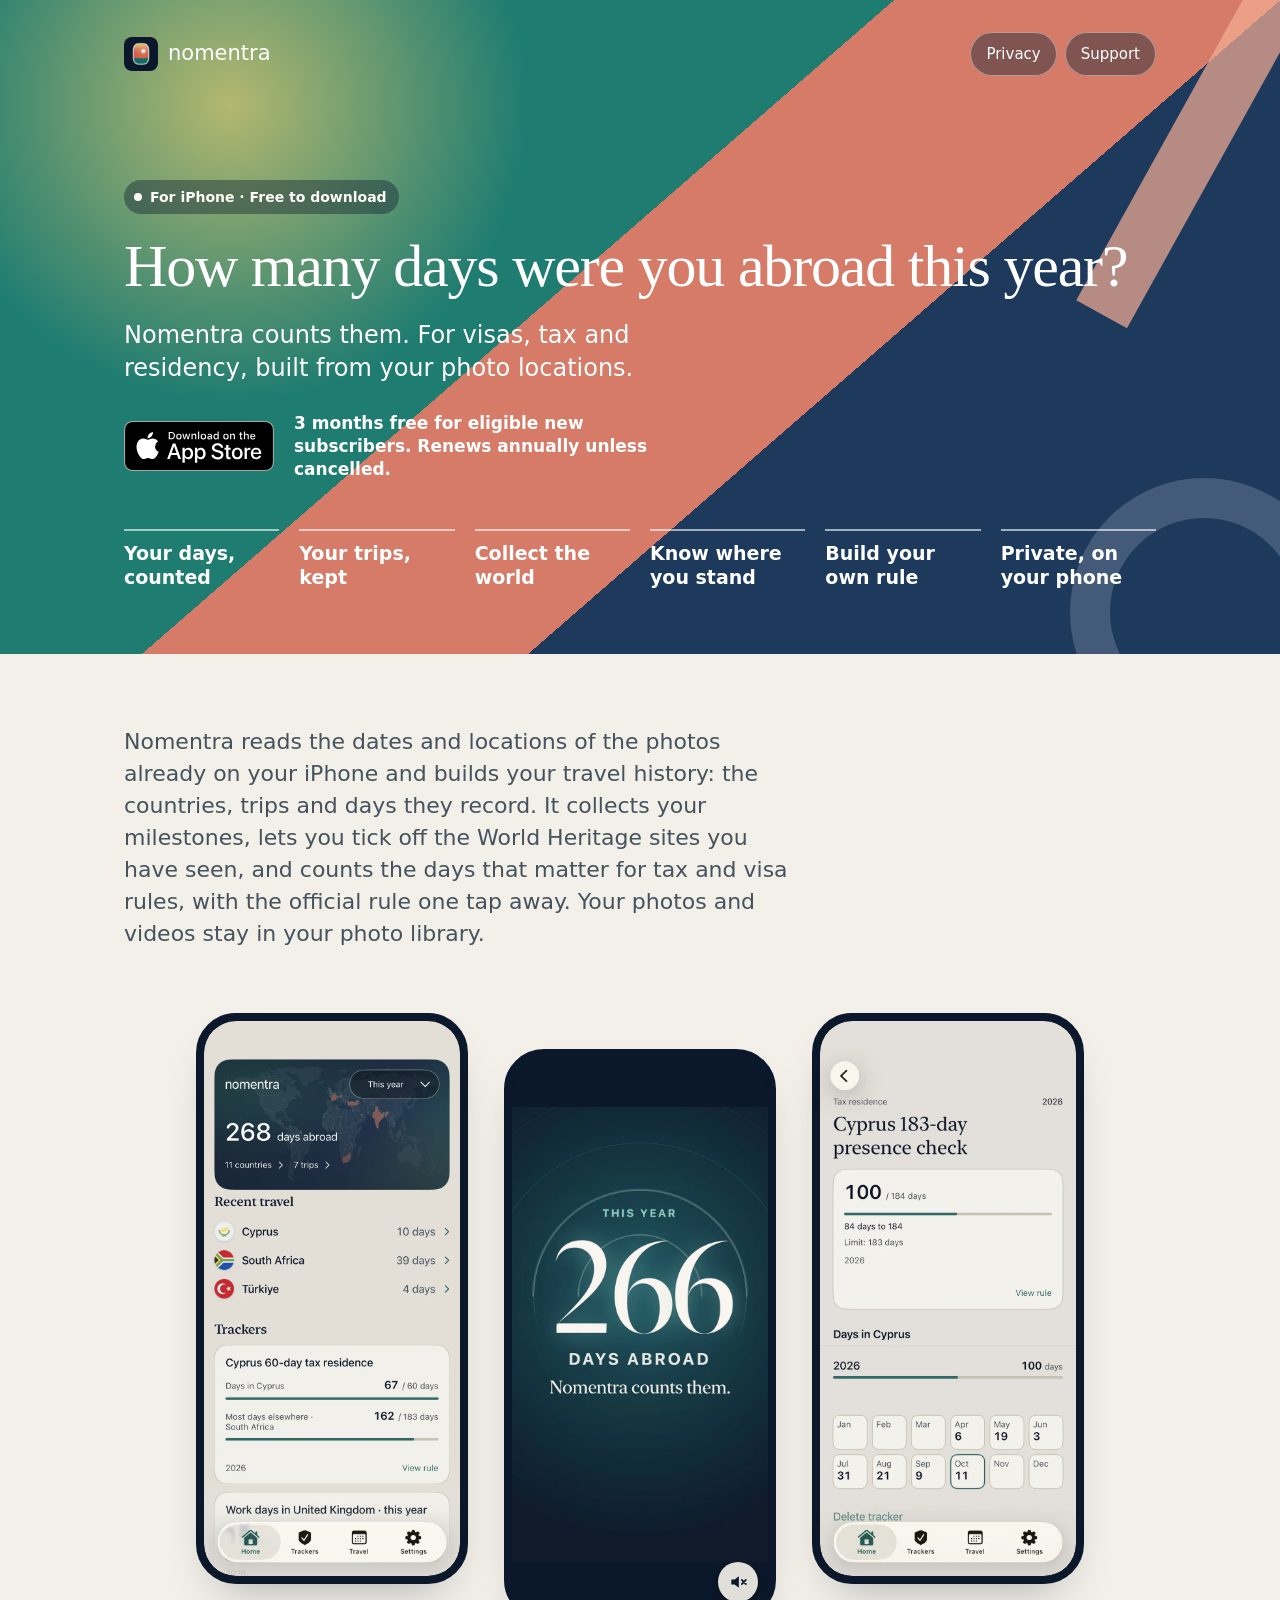
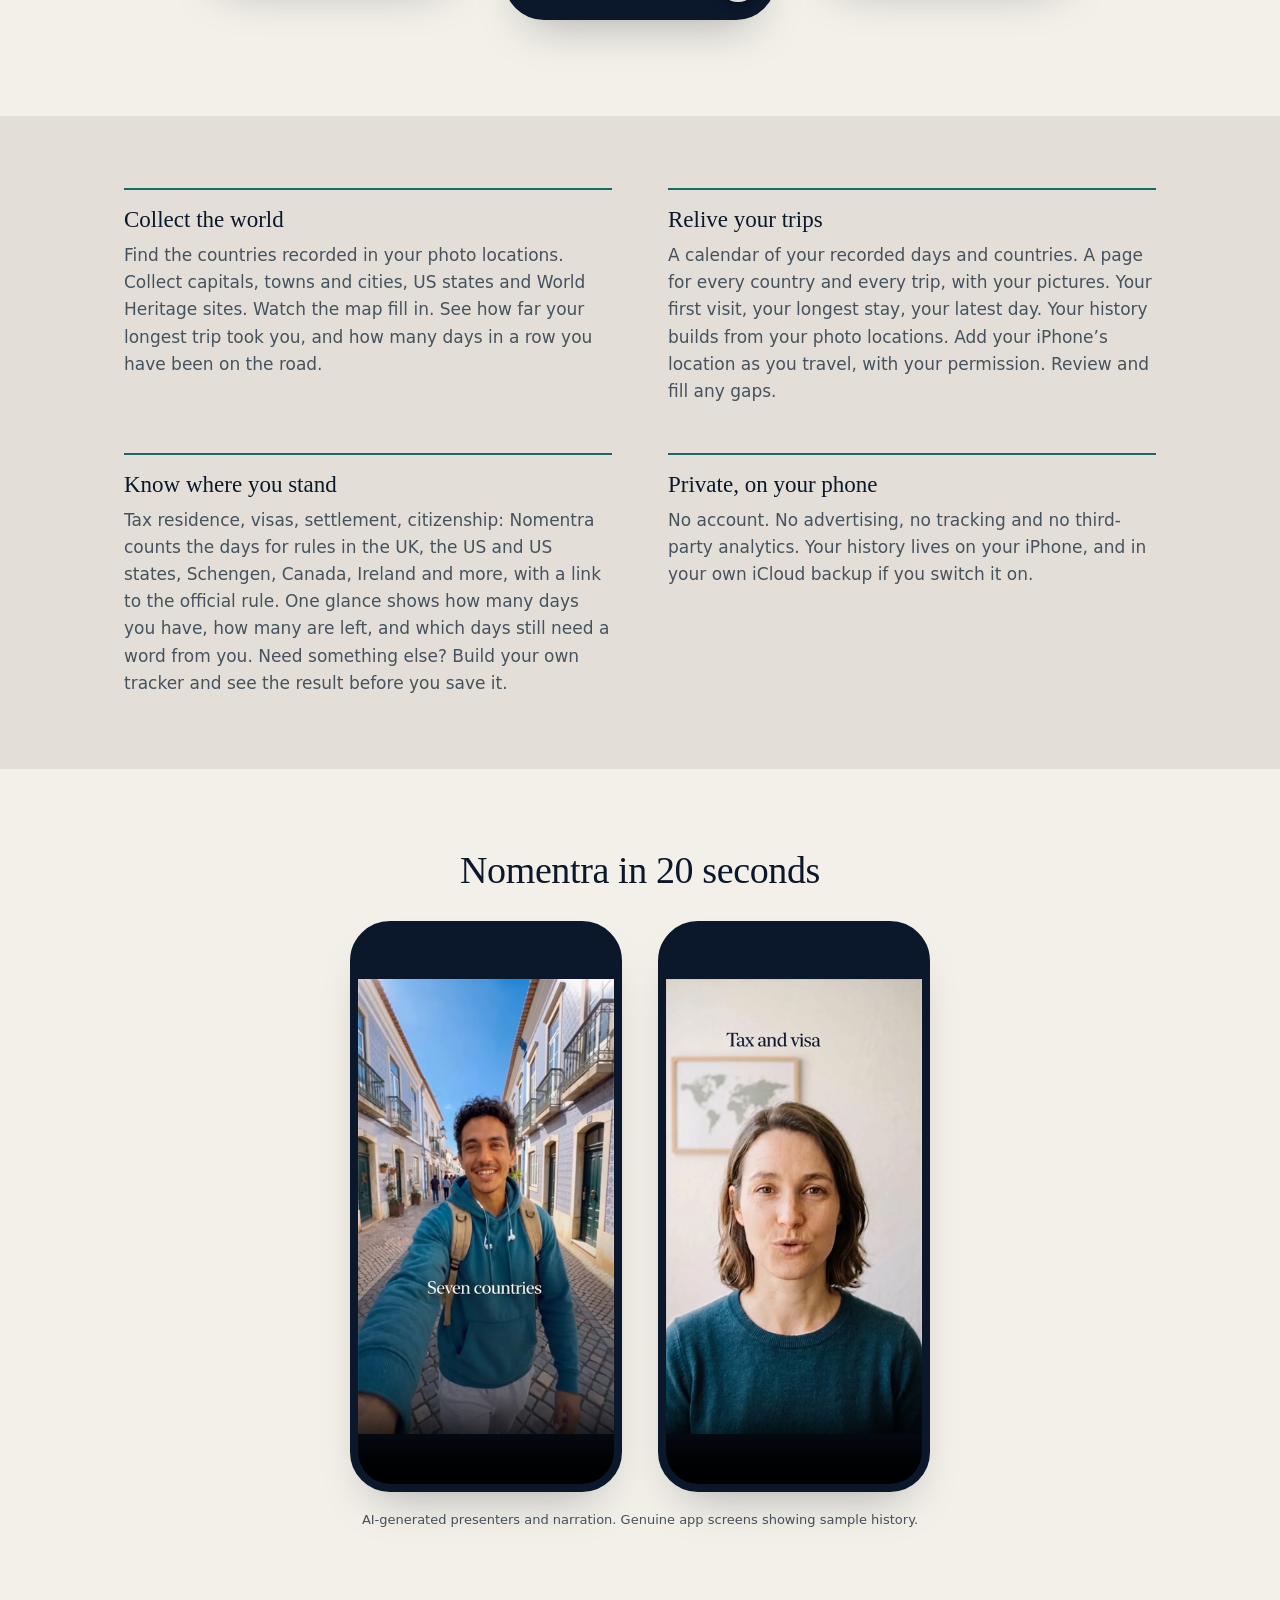
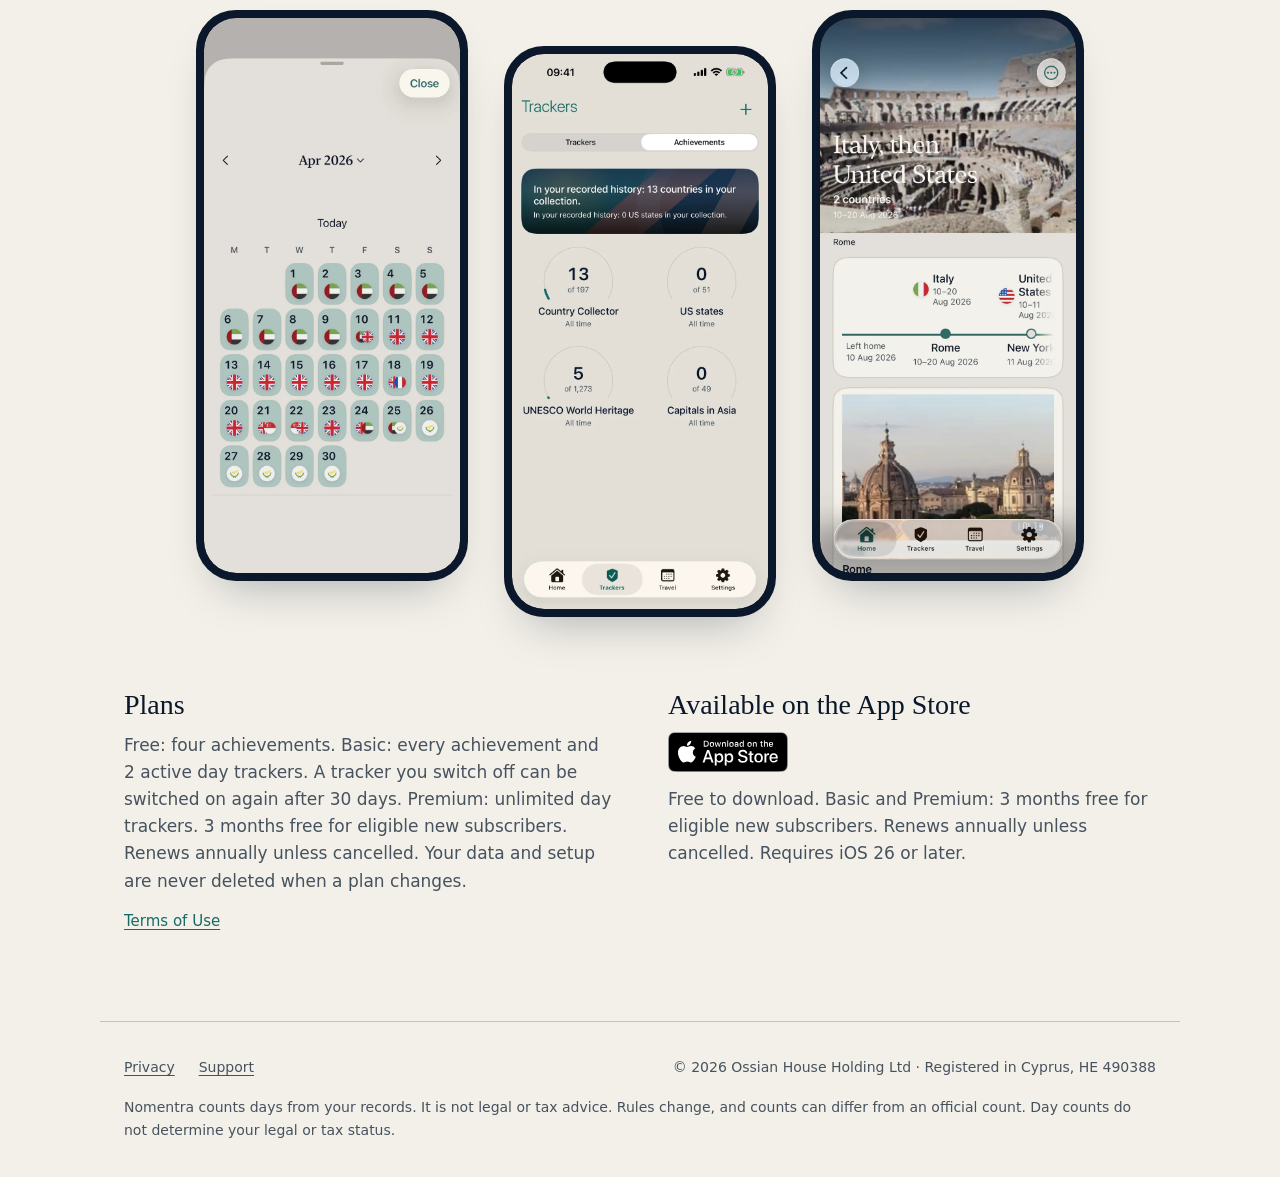
<file: index.html>
<!doctype html>
<html lang="en">
<head>
<meta charset="utf-8">
<meta name="viewport" content="width=device-width, initial-scale=1, viewport-fit=cover">
<title>Nomentra — Your travel history, built from your photo locations</title>
<meta name="description" content="Nomentra reads the dates and locations of the photos already on your iPhone and builds your travel history: the countries, trips and days they record.">
<link rel="canonical" href="https://nomentra.app/">
<meta name="theme-color" content="#F3F0E9" media="(prefers-color-scheme: light)">
<meta name="theme-color" content="#0E1521" media="(prefers-color-scheme: dark)">
<link rel="icon" href="/favicon.ico" sizes="48x48">
<link rel="icon" type="image/png" sizes="32x32" href="/favicon-32.png">
<link rel="apple-touch-icon" href="/apple-touch-icon.png">
<meta property="og:type" content="website">
<meta property="og:site_name" content="Nomentra">
<meta property="og:title" content="Nomentra — Your travel history, built from your photo locations">
<meta property="og:description" content="Nomentra reads the dates and locations of the photos already on your iPhone and builds your travel history: the countries, trips and days they record. It collects your milestones, lets you tick off the World Heritage sites you have seen, and counts the days that matter for tax and visa rules, with the official rule one tap away. Your photos and videos stay in your photo library.">
<meta property="og:url" content="https://nomentra.app/">
<meta property="og:image" content="https://nomentra.app/assets/og.png">
<meta property="og:image:width" content="1200">
<meta property="og:image:height" content="630">
<meta property="og:image:alt" content="Nomentra. Your travel history, built from your photo locations.">
<meta name="twitter:card" content="summary_large_image">
<link rel="stylesheet" href="style.css">
</head>
<body class="home">
<a class="skip" href="#main">Skip to content</a>

<header class="wrap site-head">
  <a class="brand" href="./" aria-current="page"><img src="assets/icon-96.png" width="34" height="34" alt="">Nomentra</a>
  <nav class="site-nav" aria-label="Site">
    <a href="privacy/">Privacy</a>
    <a href="support/">Support</a>
  </nav>
</header>

<main id="main">
  <div class="ribbon band">
    <div class="ribbon-art" aria-hidden="true"><span class="ribbon-ring"></span><span class="ribbon-strip"></span></div>
    <div class="wrap band-hero">
      <p class="status">For iPhone · Free to download</p>
      <h1>How many days were you abroad this year?</h1>
      <p class="hero-sub">Nomentra counts them. For visas, tax and residency, built from your photo locations.</p>
      <div class="hero-get">
        <a class="store-badge" href="https://apps.apple.com/app/id6806285118"><img src="assets/app-store-badge.svg" width="150" height="50" alt="Download on the App Store"></a>
        <p>3&nbsp;months free for eligible new subscribers. Renews annually unless cancelled.</p>
      </div>
      <ul class="feature-row">
        <li>Your days, counted</li>
        <li>Your trips, kept</li>
        <li>Collect the world</li>
        <li>Know where you stand</li>
        <li>Build your own rule</li>
        <li>Private, on your phone</li>
      </ul>
    </div>
  </div>

  <div class="wrap hero">
    <p class="lede">Nomentra reads the dates and locations of the photos already on your iPhone and builds your travel history: the countries, trips and days they record. It collects your milestones, lets you tick off the World Heritage sites you have seen, and counts the days that matter for tax and visa rules, with the official rule one tap away. Your photos and videos stay in your photo library.</p>
    <figure class="phones">
      <div class="phones-row">
        <div class="phone"><img src="assets/app-home-ribbon.webp?v=20261114" width="786" height="1704" alt="Nomentra Home with travel totals, recent travel and trackers."></div>
        <div class="phone film-phone">
          <video autoplay muted loop playsinline preload="auto" width="720" height="1280" poster="assets/nomentra-film-poster.webp" aria-label="Nomentra video">
            <source src="assets/nomentra-film.mp4" type="video/mp4">
          </video>
          <button class="film-sound" type="button" aria-pressed="false" aria-label="Sound on">
            <svg viewBox="0 0 24 24" width="20" height="20" aria-hidden="true"><path d="M4 9v6h4l5 4V5L8 9H4z" fill="currentColor"/><path class="film-sound-off" d="M16.5 9.5l5 5m0-5l-5 5" stroke="currentColor" stroke-width="2" stroke-linecap="round" fill="none"/><path class="film-sound-on" d="M16 8.5a5 5 0 010 7M18.8 6a8.5 8.5 0 010 12" stroke="currentColor" stroke-width="2" stroke-linecap="round" fill="none"/></svg>
          </button>
        </div>
        <div class="phone"><img src="assets/app-tracker-detail.webp" width="786" height="1704" loading="lazy" alt="The Cyprus 183-day presence check with its count, remaining days and monthly breakdown."></div>
      </div>
    </figure>
  </div>

  <section class="benefits" aria-label="What Nomentra does">
    <div class="wrap">
      <ul class="benefit-grid">
        <li>
          <h2>Collect the world</h2>
          <p>Find the countries recorded in your photo locations. Collect capitals, towns and cities, US states and World Heritage sites. Watch the map fill in. See how far your longest trip took you, and how many days in a row you have been on the road.</p>
        </li>
        <li>
          <h2>Relive your trips</h2>
          <p>A calendar of your recorded days and countries. A page for every country and every trip, with your pictures. Your first visit, your longest stay, your latest day. Your history builds from your photo locations. Add your iPhone’s location as you travel, with your permission. Review and fill any gaps.</p>
        </li>
        <li>
          <h2>Know where you stand</h2>
          <p>Tax residence, visas, settlement, citizenship: Nomentra counts the days for rules in the UK, the US and US states, Schengen, Canada, Ireland and more, with a link to the official rule. One glance shows how many days you have, how many are left, and which days still need a word from you. Need something else? Build your own tracker and see the result before you save it.</p>
        </li>
        <li>
          <h2>Private, on your phone</h2>
          <p>No account. No advertising, no tracking and no third-party analytics. Your history lives on your iPhone, and in your own iCloud backup if you switch it on.</p>
        </li>
      </ul>
    </div>
  </section>

  <figure class="wrap phones more seeit" id="see-it">
    <h2>Nomentra in 20 seconds</h2>
    <div class="phones-row">
      <div class="phone film-phone"><video controls playsinline preload="none" width="720" height="1280" poster="assets/nomentra-nomad-poster.webp" aria-label="Video: a traveller counts his Schengen days with Nomentra"><source src="assets/nomentra-nomad.mp4" type="video/mp4"></video></div>
      <div class="phone film-phone"><video controls playsinline preload="none" width="720" height="1280" poster="assets/nomentra-presenter-poster.webp" aria-label="Video: a presenter explains what Nomentra counts"><source src="assets/nomentra-presenter.mp4" type="video/mp4"></video></div>
    </div>
    <figcaption>AI-generated presenters and narration. Genuine app screens showing sample history.</figcaption>
  </figure>

  <figure class="wrap phones more">
    <div class="phones-row">
      <div class="phone"><img src="assets/app-calendar-month.webp" width="786" height="1704" loading="lazy" alt="A monthly calendar with each day marked by its country flag."></div>
      <div class="phone"><img src="assets/app-achievements.webp" width="786" height="1704" loading="lazy" alt="Achievements in Nomentra: Country Collector, US states, UNESCO World Heritage and Capitals in Asia."></div>
      <div class="phone"><img src="assets/app-trip-page.webp" width="786" height="1704" loading="lazy" alt="A Trip page with its cover photo, dates, countries, stops and photo album."></div>
    </div>
  </figure>

  <div class="wrap closing">
    <section aria-labelledby="plans-title">
      <h2 id="plans-title">Plans</h2>
      <p>Free: four achievements. Basic: every achievement and 2&nbsp;active day trackers. A tracker you switch off can be switched on again after 30&nbsp;days. Premium: unlimited day trackers. 3&nbsp;months free for eligible new subscribers. Renews annually unless cancelled. Your data and setup are never deleted when a plan changes.</p>
      <p class="note"><a href="https://www.apple.com/legal/internet-services/itunes/dev/stdeula/">Terms of Use</a></p>
    </section>
    <section aria-labelledby="coming-title">
      <h2 id="coming-title">Available on the App Store</h2>
      <p><a class="store-badge" href="https://apps.apple.com/app/id6806285118"><img src="assets/app-store-badge.svg" width="120" height="40" alt="Download on the App Store"></a></p>
      <p>Free to download. Basic and Premium: 3&nbsp;months free for eligible new subscribers. Renews annually unless cancelled. Requires iOS&nbsp;26 or later.</p>
    </section>
  </div>
</main>

<script>
(function(){var w=document.querySelector('.film-phone');if(!w)return;var v=w.querySelector('video'),b=w.querySelector('.film-sound');
if(window.matchMedia&&matchMedia('(prefers-reduced-motion: reduce)').matches){v.removeAttribute('autoplay');v.pause()}
b.addEventListener('click',function(){v.muted=!v.muted;var on=!v.muted;b.setAttribute('aria-pressed',on?'true':'false');b.setAttribute('aria-label',on?'Sound off':'Sound on');if(v.paused){var r=v.play();if(r&&r.catch)r.catch(function(){})}});})();
</script>

<footer class="wrap site-foot">
  <nav aria-label="Footer">
    <a href="privacy/">Privacy</a>
    <a href="support/">Support</a>
  </nav>
  <span>© 2026 Ossian House Holding Ltd · Registered in Cyprus, HE 490388</span>
  <p class="not-advice">Nomentra counts days from your records. It is not legal or tax advice. Rules change, and counts can differ from an official count. Day counts do not determine your legal or tax status.</p>
</footer>
<!-- Cloudflare Web Analytics --><script type='module' src='https://static.cloudflareinsights.com/beacon.min.js' data-cf-beacon='{"token": "aa8c3af5af454097ade4d5692a07d11d"}'></script><!-- End Cloudflare Web Analytics -->
</body>
</html>
</file>
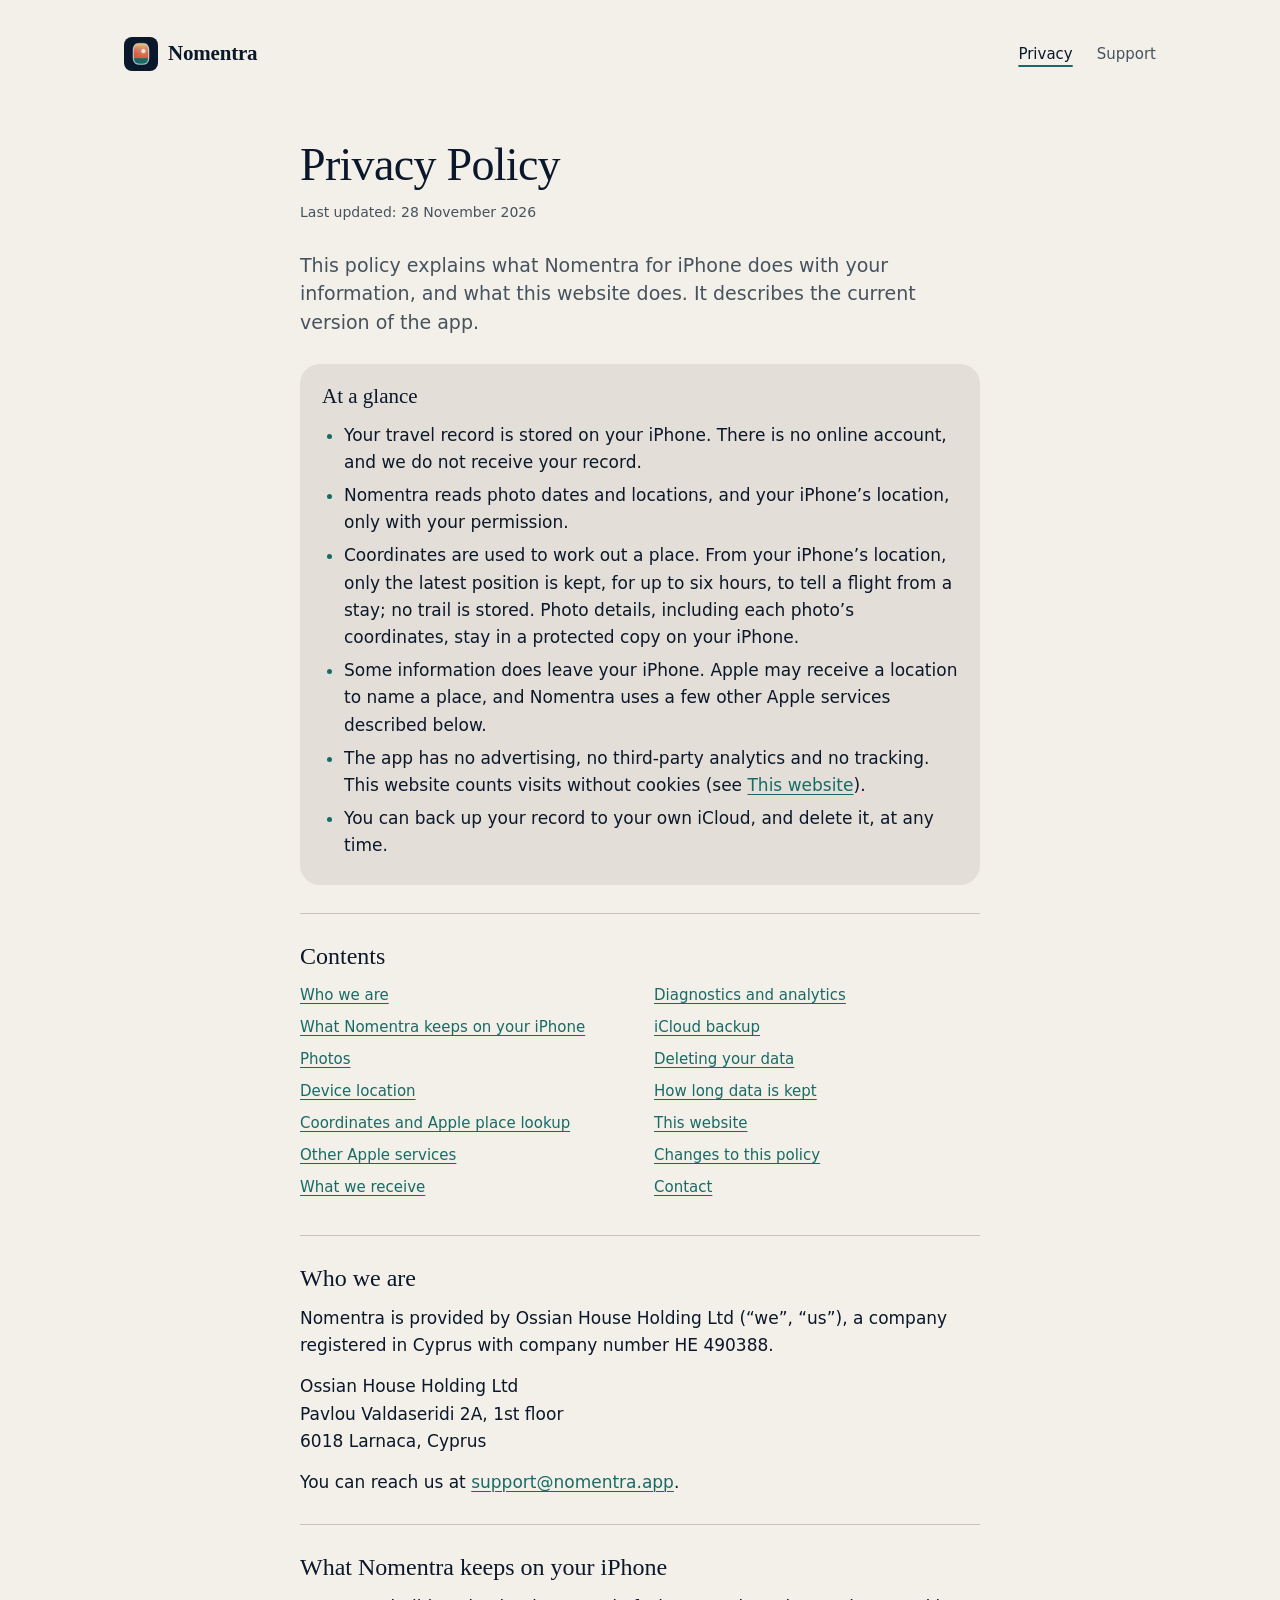
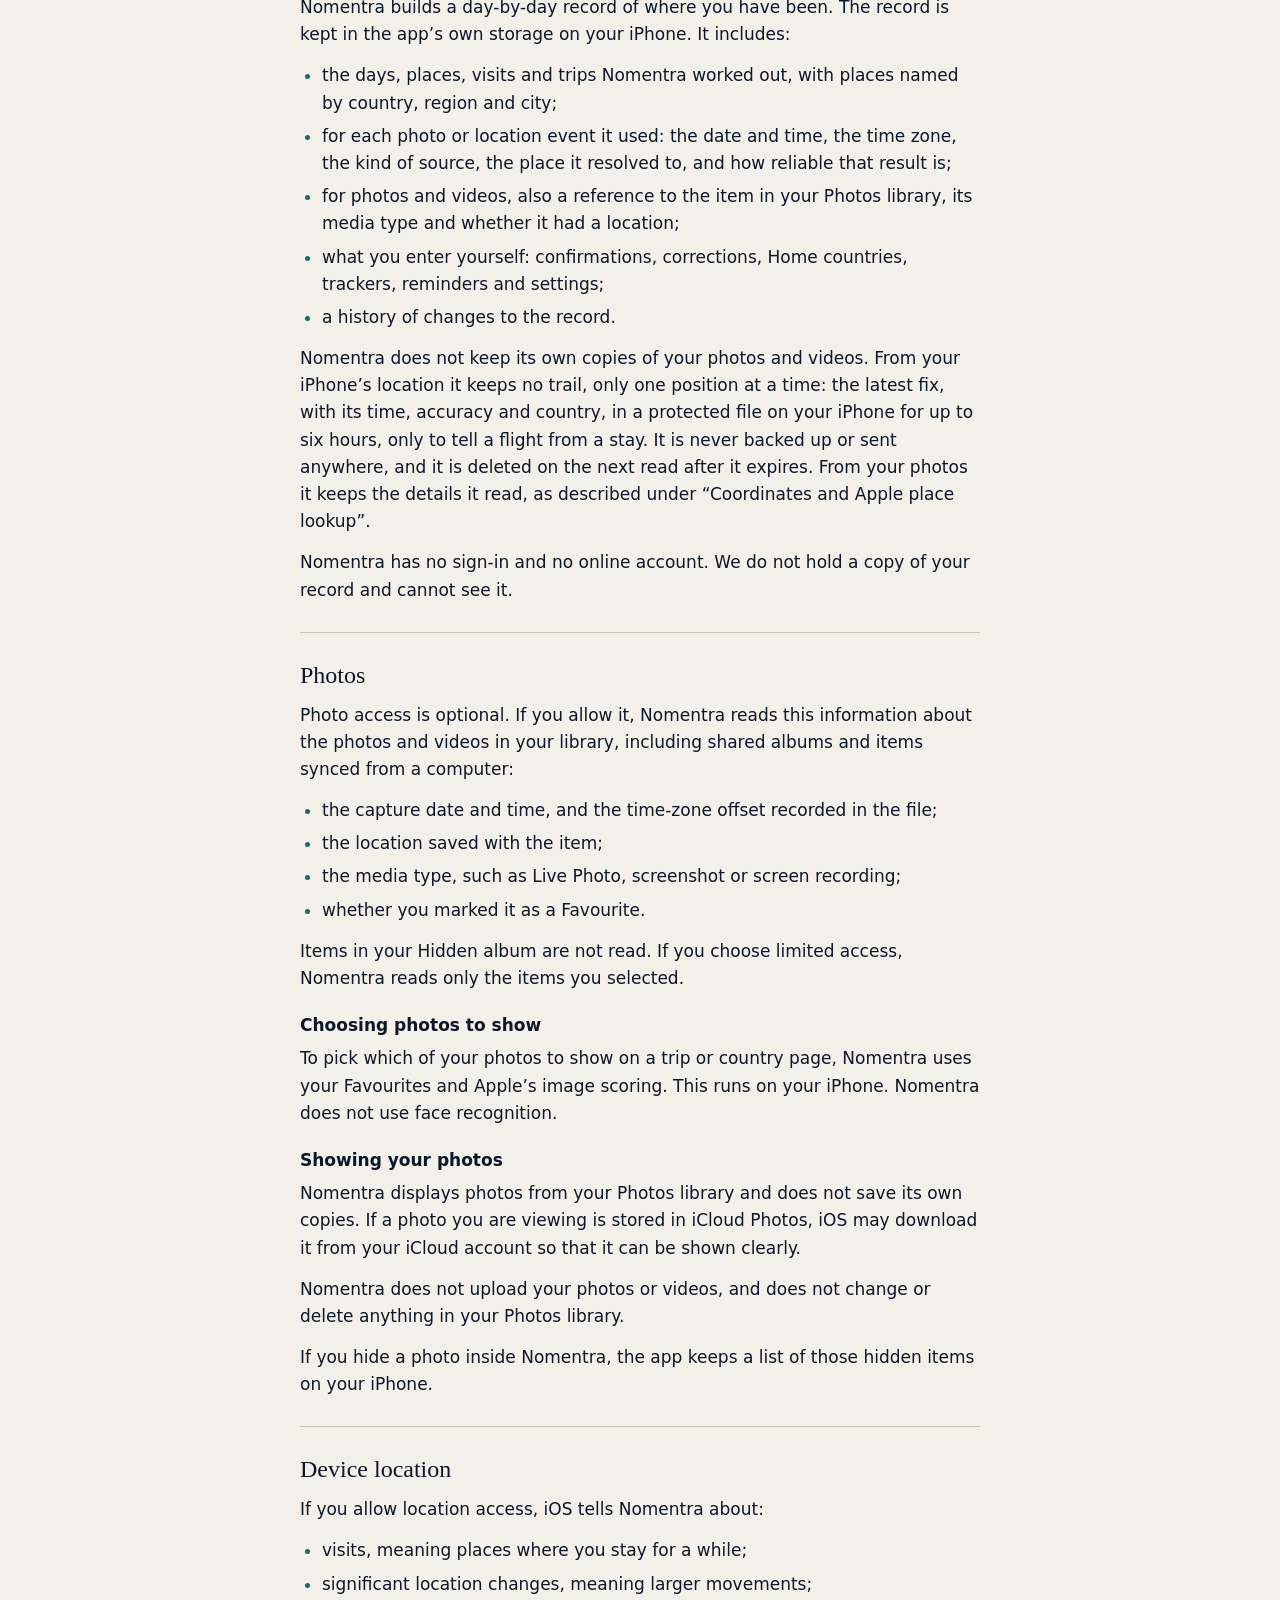
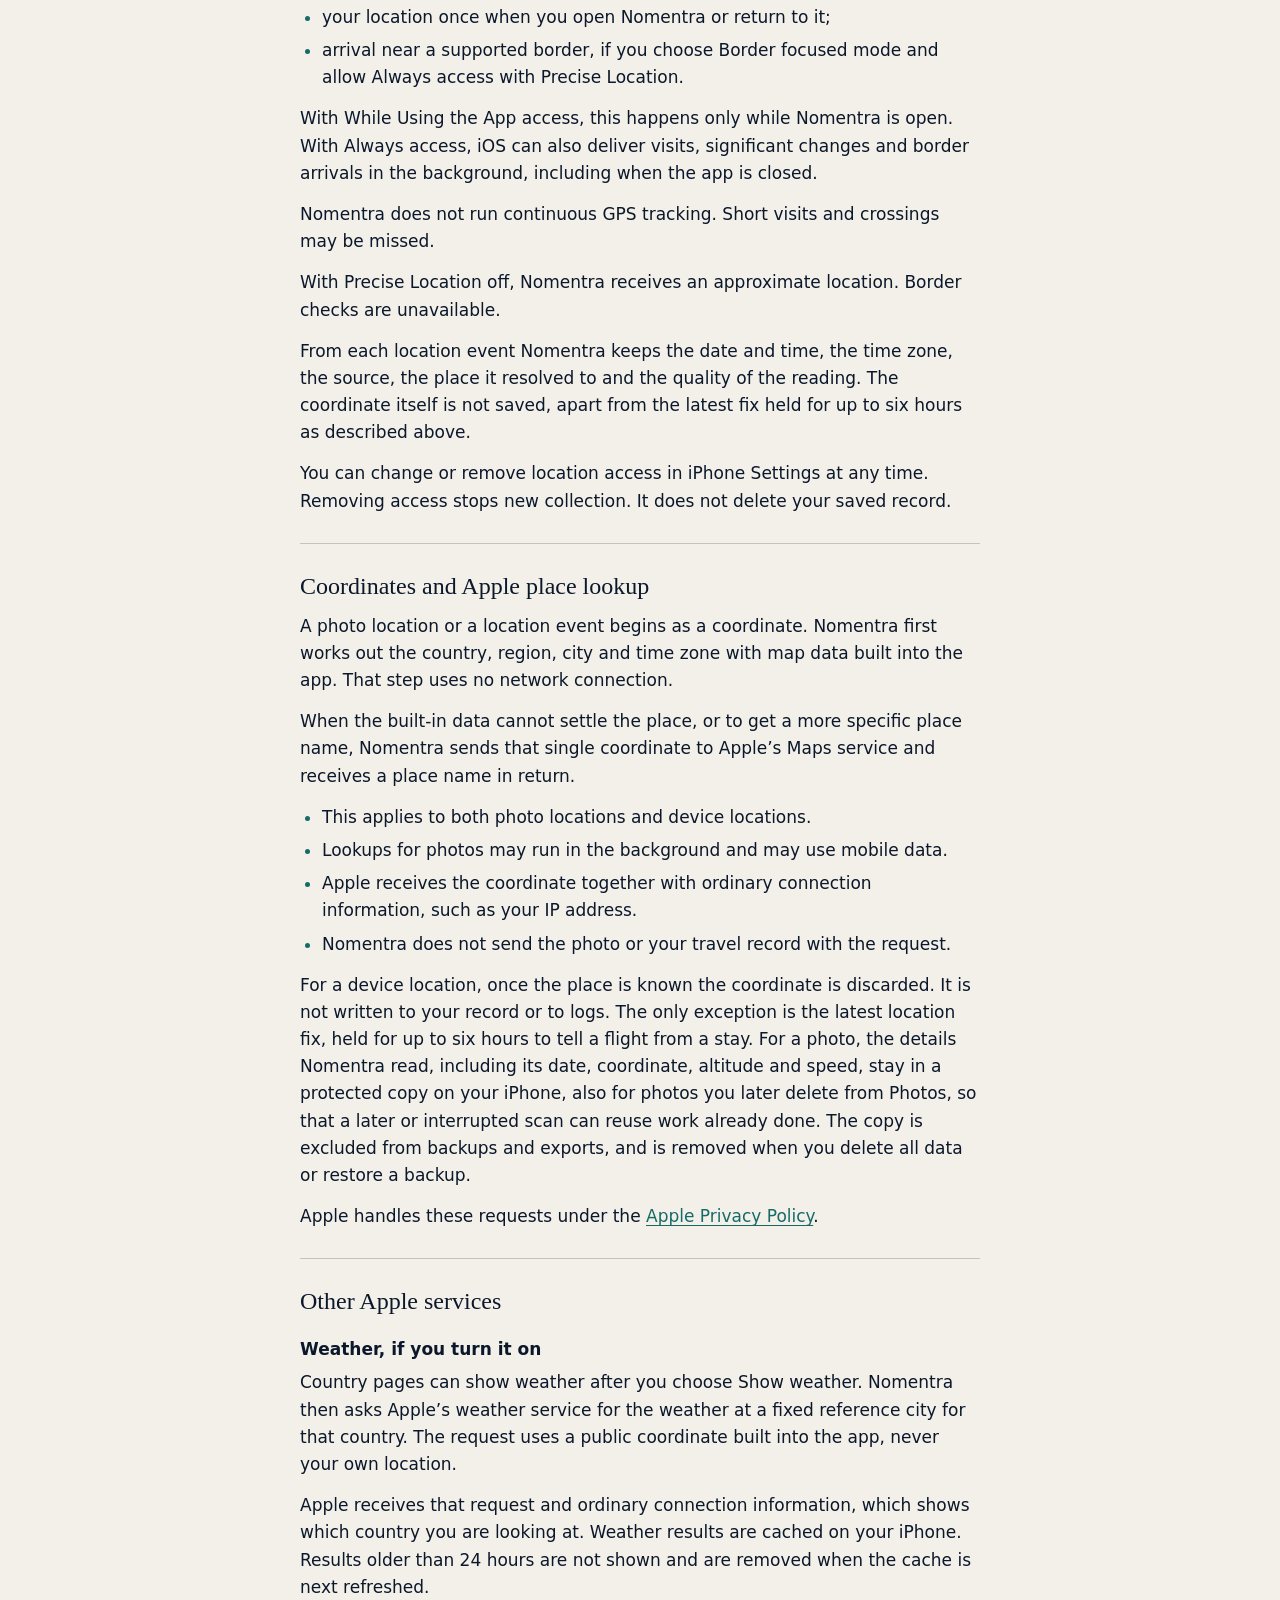
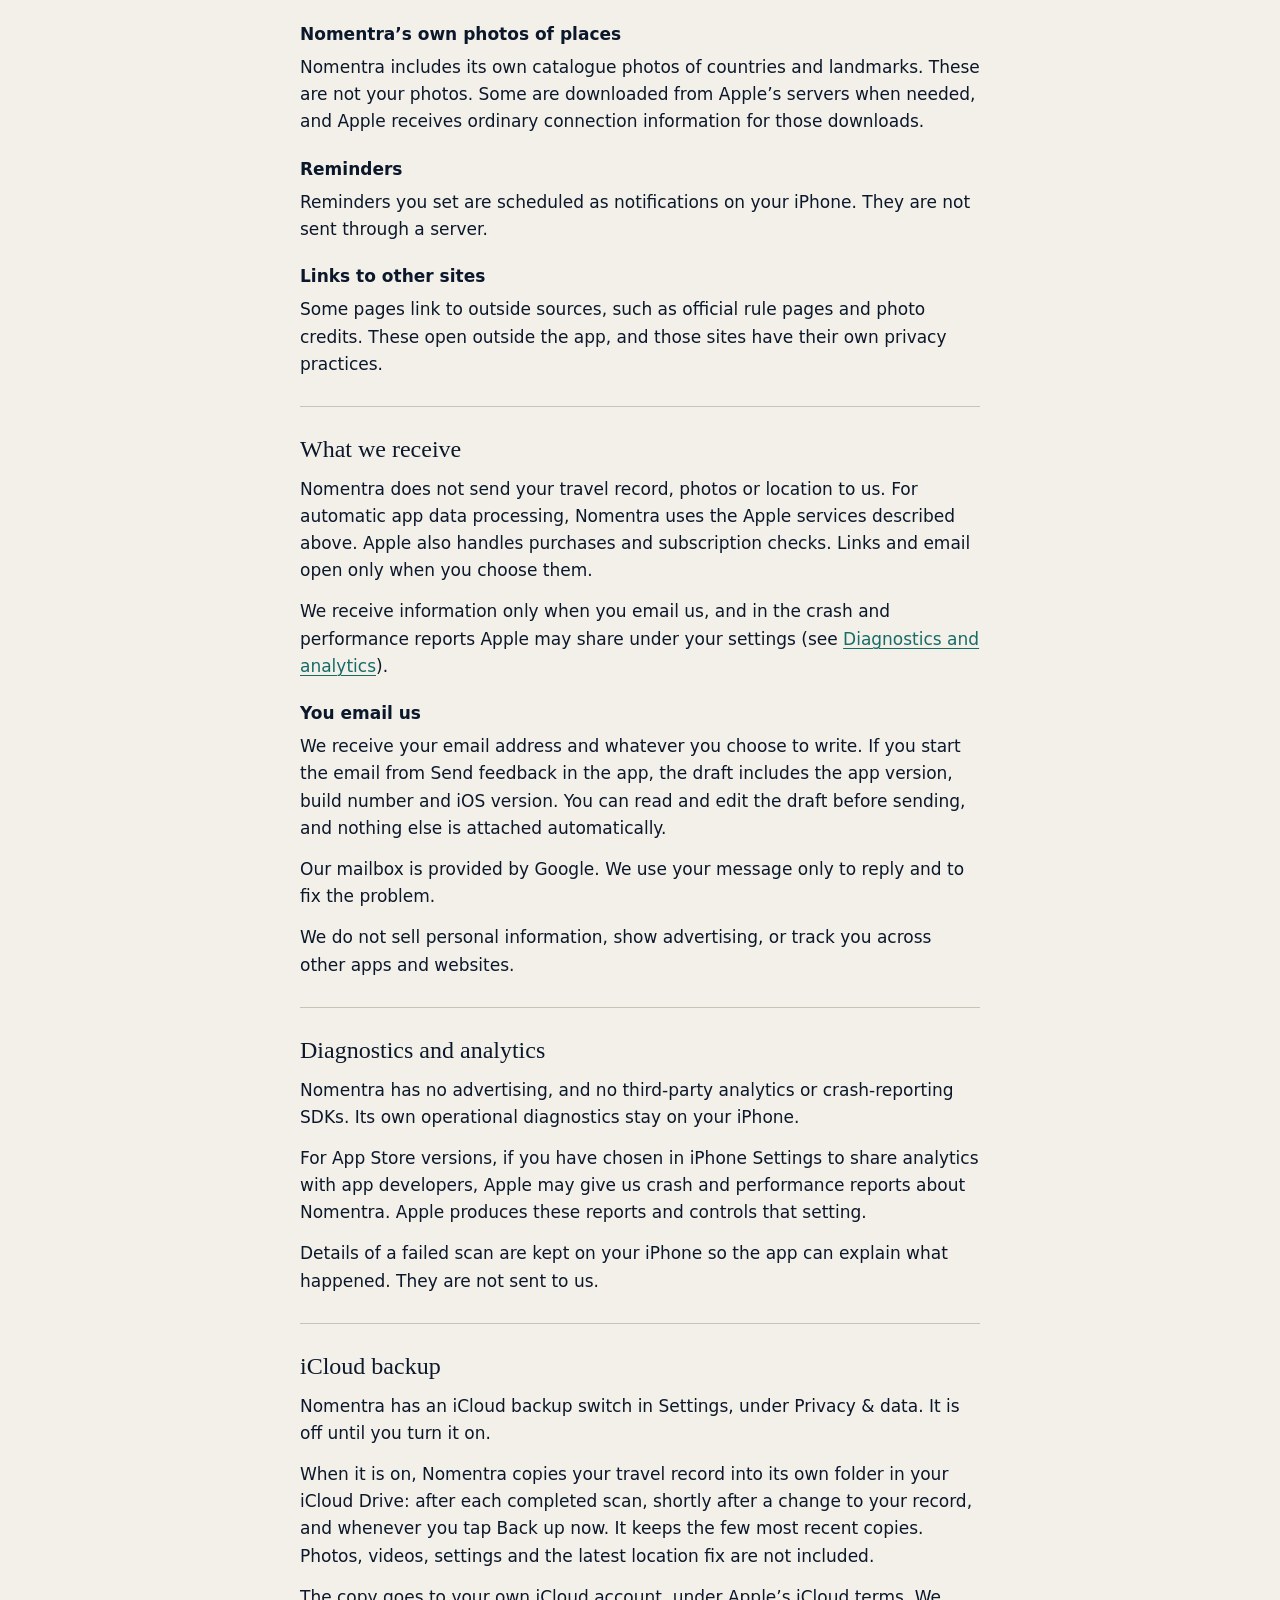
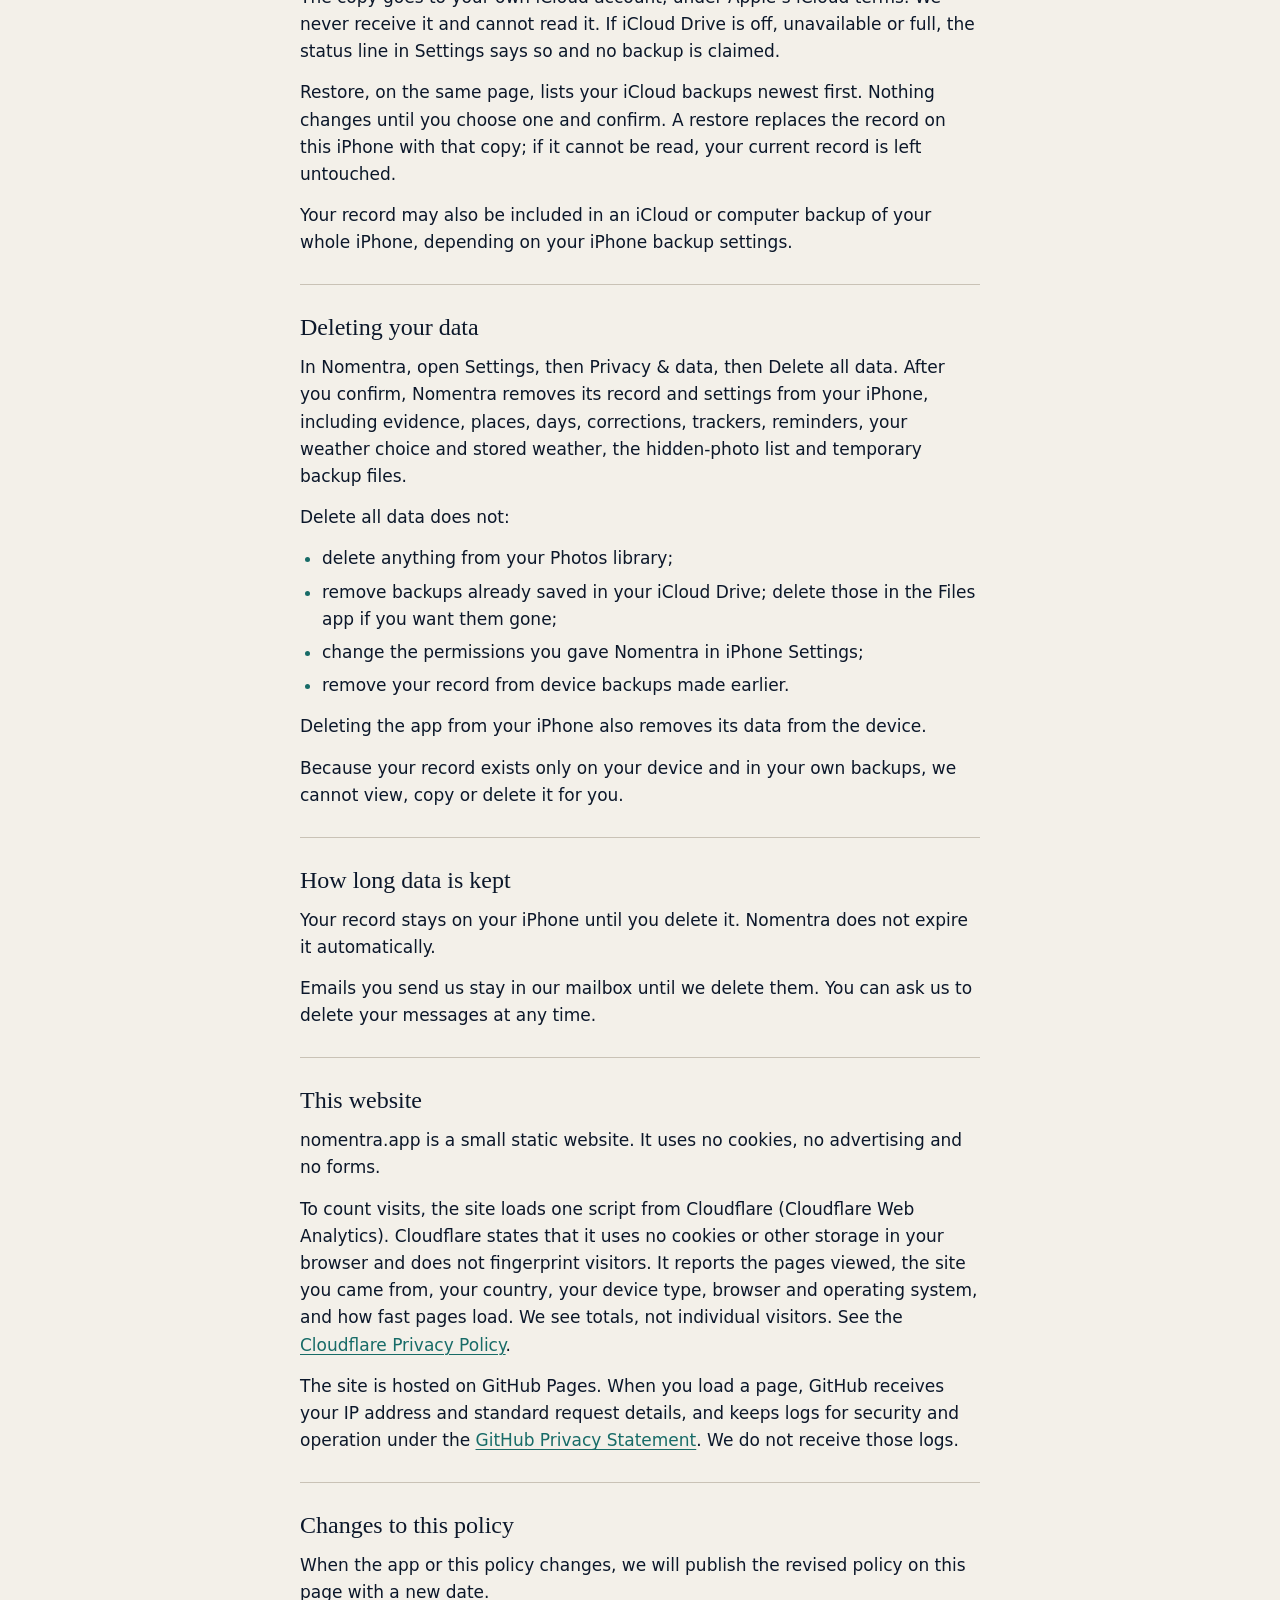
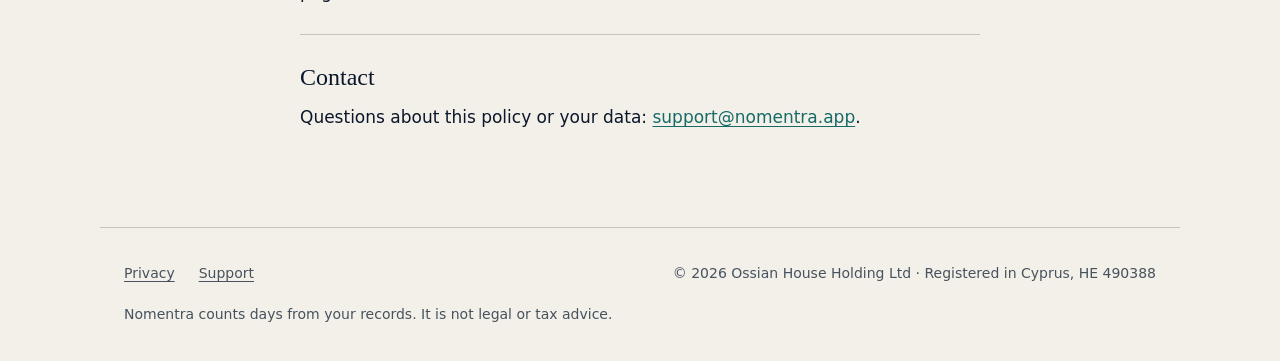
<file: privacy/index.html>
<!doctype html>
<html lang="en">
<head>
<meta charset="utf-8">
<meta name="viewport" content="width=device-width, initial-scale=1, viewport-fit=cover">
<title>Privacy Policy — Nomentra</title>
<meta name="description" content="How Nomentra for iPhone handles your photos, location and travel record, what leaves your iPhone, and how to back up or delete your data.">
<link rel="canonical" href="https://nomentra.app/privacy/">
<meta name="theme-color" content="#F3F0E9" media="(prefers-color-scheme: light)">
<meta name="theme-color" content="#0E1521" media="(prefers-color-scheme: dark)">
<link rel="icon" href="/favicon.ico" sizes="48x48">
<link rel="icon" type="image/png" sizes="32x32" href="/favicon-32.png">
<link rel="apple-touch-icon" href="/apple-touch-icon.png">
<meta property="og:type" content="website">
<meta property="og:site_name" content="Nomentra">
<meta property="og:title" content="Privacy Policy — Nomentra">
<meta property="og:description" content="How Nomentra handles your photos, location and travel record.">
<meta property="og:url" content="https://nomentra.app/privacy/">
<meta property="og:image" content="https://nomentra.app/assets/og.png">
<meta property="og:image:width" content="1200">
<meta property="og:image:height" content="630">
<meta property="og:image:alt" content="Nomentra. Your travel history, built from your photo locations.">
<meta name="twitter:card" content="summary_large_image">
<link rel="stylesheet" href="../style.css">
</head>
<body>
<a class="skip" href="#main">Skip to content</a>

<header class="wrap site-head">
  <a class="brand" href="../"><img src="../assets/icon-96.png" width="34" height="34" alt="">Nomentra</a>
  <nav class="site-nav" aria-label="Site">
    <a href="./" aria-current="page">Privacy</a>
    <a href="../support/">Support</a>
  </nav>
</header>

<main id="main" class="wrap narrow doc">
  <h1>Privacy Policy</h1>
  <p class="updated">Last updated: 28 November 2026</p>
  <p class="intro">This policy explains what Nomentra for iPhone does with your information, and what this website does. It describes the current version of the app.</p>

  <section class="panel" aria-labelledby="glance">
    <h2 id="glance">At a glance</h2>
    <ul>
      <li>Your travel record is stored on your iPhone. There is no online account, and we do not receive your record.</li>
      <li>Nomentra reads photo dates and locations, and your iPhone’s location, only with your permission.</li>
      <li>Coordinates are used to work out a place. From your iPhone’s location, only the latest position is kept, for up to six hours, to tell a flight from a stay; no trail is stored. Photo details, including each photo’s coordinates, stay in a protected copy on your iPhone.</li>
      <li>Some information does leave your iPhone. Apple may receive a location to name a place, and Nomentra uses a few other Apple services described below.</li>
      <li>The app has no advertising, no third-party analytics and no tracking. This website counts visits without cookies (see <a href="#website">This website</a>).</li>
      <li>You can back up your record to your own iCloud, and delete it, at any time.</li>
    </ul>
  </section>

  <section aria-labelledby="contents">
    <h2 id="contents">Contents</h2>
    <ul class="toc">
      <li><a href="#who">Who we are</a></li>
      <li><a href="#record">What Nomentra keeps on your iPhone</a></li>
      <li><a href="#photos">Photos</a></li>
      <li><a href="#location">Device location</a></li>
      <li><a href="#lookup">Coordinates and Apple place lookup</a></li>
      <li><a href="#apple">Other Apple services</a></li>
      <li><a href="#receive">What we receive</a></li>
      <li><a href="#diagnostics">Diagnostics and analytics</a></li>
      <li><a href="#backup">iCloud backup</a></li>
      <li><a href="#delete">Deleting your data</a></li>
      <li><a href="#retention">How long data is kept</a></li>
      <li><a href="#website">This website</a></li>
      <li><a href="#changes">Changes to this policy</a></li>
      <li><a href="#contact">Contact</a></li>
    </ul>
  </section>

  <section aria-labelledby="who">
    <h2 id="who">Who we are</h2>
    <p>Nomentra is provided by Ossian House Holding Ltd (“we”, “us”), a company registered in Cyprus with company number HE 490388.</p>
    <p>Ossian House Holding Ltd<br>Pavlou Valdaseridi 2A, 1st floor<br>6018 Larnaca, Cyprus</p>
    <p>You can reach us at <a href="mailto:support@nomentra.app">support@nomentra.app</a>.</p>
  </section>

  <section aria-labelledby="record">
    <h2 id="record">What Nomentra keeps on your iPhone</h2>
    <p>Nomentra builds a day-by-day record of where you have been. The record is kept in the app’s own storage on your iPhone. It includes:</p>
    <ul>
      <li>the days, places, visits and trips Nomentra worked out, with places named by country, region and city;</li>
      <li>for each photo or location event it used: the date and time, the time zone, the kind of source, the place it resolved to, and how reliable that result is;</li>
      <li>for photos and videos, also a reference to the item in your Photos library, its media type and whether it had a location;</li>
      <li>what you enter yourself: confirmations, corrections, Home countries, trackers, reminders and settings;</li>
      <li>a history of changes to the record.</li>
    </ul>
    <p>Nomentra does not keep its own copies of your photos and videos. From your iPhone’s location it keeps no trail, only one position at a time: the latest fix, with its time, accuracy and country, in a protected file on your iPhone for up to six hours, only to tell a flight from a stay. It is never backed up or sent anywhere, and it is deleted on the next read after it expires. From your photos it keeps the details it read, as described under “Coordinates and Apple place lookup”.</p>
    <p>Nomentra has no sign-in and no online account. We do not hold a copy of your record and cannot see it.</p>
  </section>

  <section aria-labelledby="photos">
    <h2 id="photos">Photos</h2>
    <p>Photo access is optional. If you allow it, Nomentra reads this information about the photos and videos in your library, including shared albums and items synced from a computer:</p>
    <ul>
      <li>the capture date and time, and the time-zone offset recorded in the file;</li>
      <li>the location saved with the item;</li>
      <li>the media type, such as Live Photo, screenshot or screen recording;</li>
      <li>whether you marked it as a Favourite.</li>
    </ul>
    <p>Items in your Hidden album are not read. If you choose limited access, Nomentra reads only the items you selected.</p>
    <h3>Choosing photos to show</h3>
    <p>To pick which of your photos to show on a trip or country page, Nomentra uses your Favourites and Apple’s image scoring. This runs on your iPhone. Nomentra does not use face recognition.</p>
    <h3>Showing your photos</h3>
    <p>Nomentra displays photos from your Photos library and does not save its own copies. If a photo you are viewing is stored in iCloud Photos, iOS may download it from your iCloud account so that it can be shown clearly.</p>
    <p>Nomentra does not upload your photos or videos, and does not change or delete anything in your Photos library.</p>
    <p>If you hide a photo inside Nomentra, the app keeps a list of those hidden items on your iPhone.</p>
  </section>

  <section aria-labelledby="location">
    <h2 id="location">Device location</h2>
    <p>If you allow location access, iOS tells Nomentra about:</p>
    <ul>
      <li>visits, meaning places where you stay for a while;</li>
      <li>significant location changes, meaning larger movements;</li>
      <li>your location once when you open Nomentra or return to it;</li>
      <li>arrival near a supported border, if you choose Border focused mode and allow Always access with Precise Location.</li>
    </ul>
    <p>With While Using the App access, this happens only while Nomentra is open. With Always access, iOS can also deliver visits, significant changes and border arrivals in the background, including when the app is closed.</p>
    <p>Nomentra does not run continuous GPS tracking. Short visits and crossings may be missed.</p>
    <p>With Precise Location off, Nomentra receives an approximate location. Border checks are unavailable.</p>
    <p>From each location event Nomentra keeps the date and time, the time zone, the source, the place it resolved to and the quality of the reading. The coordinate itself is not saved, apart from the latest fix held for up to six hours as described above.</p>
    <p>You can change or remove location access in iPhone Settings at any time. Removing access stops new collection. It does not delete your saved record.</p>
  </section>

  <section aria-labelledby="lookup">
    <h2 id="lookup">Coordinates and Apple place lookup</h2>
    <p>A photo location or a location event begins as a coordinate. Nomentra first works out the country, region, city and time zone with map data built into the app. That step uses no network connection.</p>
    <p>When the built-in data cannot settle the place, or to get a more specific place name, Nomentra sends that single coordinate to Apple’s Maps service and receives a place name in return.</p>
    <ul>
      <li>This applies to both photo locations and device locations.</li>
      <li>Lookups for photos may run in the background and may use mobile data.</li>
      <li>Apple receives the coordinate together with ordinary connection information, such as your IP address.</li>
      <li>Nomentra does not send the photo or your travel record with the request.</li>
    </ul>
    <p>For a device location, once the place is known the coordinate is discarded. It is not written to your record or to logs. The only exception is the latest location fix, held for up to six hours to tell a flight from a stay. For a photo, the details Nomentra read, including its date, coordinate, altitude and speed, stay in a protected copy on your iPhone, also for photos you later delete from Photos, so that a later or interrupted scan can reuse work already done. The copy is excluded from backups and exports, and is removed when you delete all data or restore a backup.</p>
    <p>Apple handles these requests under the <a href="https://www.apple.com/legal/privacy/">Apple Privacy Policy</a>.</p>
  </section>

  <section aria-labelledby="apple">
    <h2 id="apple">Other Apple services</h2>
    <h3>Weather, if you turn it on</h3>
    <p>Country pages can show weather after you choose Show weather. Nomentra then asks Apple’s weather service for the weather at a fixed reference city for that country. The request uses a public coordinate built into the app, never your own location.</p>
    <p>Apple receives that request and ordinary connection information, which shows which country you are looking at. Weather results are cached on your iPhone. Results older than 24 hours are not shown and are removed when the cache is next refreshed.</p>
    <h3>Nomentra’s own photos of places</h3>
    <p>Nomentra includes its own catalogue photos of countries and landmarks. These are not your photos. Some are downloaded from Apple’s servers when needed, and Apple receives ordinary connection information for those downloads.</p>
    <h3>Reminders</h3>
    <p>Reminders you set are scheduled as notifications on your iPhone. They are not sent through a server.</p>
    <h3>Links to other sites</h3>
    <p>Some pages link to outside sources, such as official rule pages and photo credits. These open outside the app, and those sites have their own privacy practices.</p>
  </section>

  <section aria-labelledby="receive">
    <h2 id="receive">What we receive</h2>
    <p>Nomentra does not send your travel record, photos or location to us. For automatic app data processing, Nomentra uses the Apple services described above. Apple also handles purchases and subscription checks. Links and email open only when you choose them.</p>
    <p>We receive information only when you email us, and in the crash and performance reports Apple may share under your settings (see <a href="#diagnostics">Diagnostics and analytics</a>).</p>
    <h3>You email us</h3>
    <p>We receive your email address and whatever you choose to write. If you start the email from Send feedback in the app, the draft includes the app version, build number and iOS version. You can read and edit the draft before sending, and nothing else is attached automatically.</p>
    <p>Our mailbox is provided by Google. We use your message only to reply and to fix the problem.</p>
    <p>We do not sell personal information, show advertising, or track you across other apps and websites.</p>
  </section>

  <section aria-labelledby="diagnostics">
    <h2 id="diagnostics">Diagnostics and analytics</h2>
    <p>Nomentra has no advertising, and no third-party analytics or crash-reporting SDKs. Its own operational diagnostics stay on your iPhone.</p>
    <p>For App Store versions, if you have chosen in iPhone Settings to share analytics with app developers, Apple may give us crash and performance reports about Nomentra. Apple produces these reports and controls that setting.</p>
    <p>Details of a failed scan are kept on your iPhone so the app can explain what happened. They are not sent to us.</p>
  </section>

  <section aria-labelledby="backup">
    <h2 id="backup">iCloud backup</h2>
    <p>Nomentra has an iCloud backup switch in Settings, under Privacy &amp; data. It is off until you turn it on.</p>
    <p>When it is on, Nomentra copies your travel record into its own folder in your iCloud Drive: after each completed scan, shortly after a change to your record, and whenever you tap Back up now. It keeps the few most recent copies. Photos, videos, settings and the latest location fix are not included.</p>
    <p>The copy goes to your own iCloud account, under Apple’s iCloud terms. We never receive it and cannot read it. If iCloud Drive is off, unavailable or full, the status line in Settings says so and no backup is claimed.</p>
    <p>Restore, on the same page, lists your iCloud backups newest first. Nothing changes until you choose one and confirm. A restore replaces the record on this iPhone with that copy; if it cannot be read, your current record is left untouched.</p>
    <p>Your record may also be included in an iCloud or computer backup of your whole iPhone, depending on your iPhone backup settings.</p>
  </section>

  <section aria-labelledby="delete">
    <h2 id="delete">Deleting your data</h2>
    <p>In Nomentra, open Settings, then Privacy &amp; data, then Delete all data. After you confirm, Nomentra removes its record and settings from your iPhone, including evidence, places, days, corrections, trackers, reminders, your weather choice and stored weather, the hidden-photo list and temporary backup files.</p>
    <p>Delete all data does not:</p>
    <ul>
      <li>delete anything from your Photos library;</li>
      <li>remove backups already saved in your iCloud Drive; delete those in the Files app if you want them gone;</li>
      <li>change the permissions you gave Nomentra in iPhone Settings;</li>
      <li>remove your record from device backups made earlier.</li>
    </ul>
    <p>Deleting the app from your iPhone also removes its data from the device.</p>
    <p>Because your record exists only on your device and in your own backups, we cannot view, copy or delete it for you.</p>
  </section>

  <section aria-labelledby="retention">
    <h2 id="retention">How long data is kept</h2>
    <p>Your record stays on your iPhone until you delete it. Nomentra does not expire it automatically.</p>
    <p>Emails you send us stay in our mailbox until we delete them. You can ask us to delete your messages at any time.</p>
  </section>

  <section aria-labelledby="website">
    <h2 id="website">This website</h2>
    <p>nomentra.app is a small static website. It uses no cookies, no advertising and no forms.</p>
    <p>To count visits, the site loads one script from Cloudflare (Cloudflare Web Analytics). Cloudflare states that it uses no cookies or other storage in your browser and does not fingerprint visitors. It reports the pages viewed, the site you came from, your country, your device type, browser and operating system, and how fast pages load. We see totals, not individual visitors. See the <a href="https://www.cloudflare.com/privacypolicy/">Cloudflare Privacy Policy</a>.</p>
    <p>The site is hosted on GitHub Pages. When you load a page, GitHub receives your IP address and standard request details, and keeps logs for security and operation under the <a href="https://docs.github.com/en/site-policy/privacy-policies/github-general-privacy-statement">GitHub Privacy Statement</a>. We do not receive those logs.</p>
  </section>

  <section aria-labelledby="changes">
    <h2 id="changes">Changes to this policy</h2>
    <p>When the app or this policy changes, we will publish the revised policy on this page with a new date.</p>
  </section>

  <section aria-labelledby="contact">
    <h2 id="contact">Contact</h2>
    <p>Questions about this policy or your data: <a href="mailto:support@nomentra.app">support@nomentra.app</a>.</p>
  </section>
</main>

<footer class="wrap site-foot">
  <nav aria-label="Footer">
    <a href="./">Privacy</a>
    <a href="../support/">Support</a>
  </nav>
  <span>© 2026 Ossian House Holding Ltd · Registered in Cyprus, HE 490388</span>
  <p class="not-advice">Nomentra counts days from your records. It is not legal or tax advice.</p>
</footer>
<!-- Cloudflare Web Analytics --><script type='module' src='https://static.cloudflareinsights.com/beacon.min.js' data-cf-beacon='{"token": "aa8c3af5af454097ade4d5692a07d11d"}'></script><!-- End Cloudflare Web Analytics -->
</body>
</html>
</file>
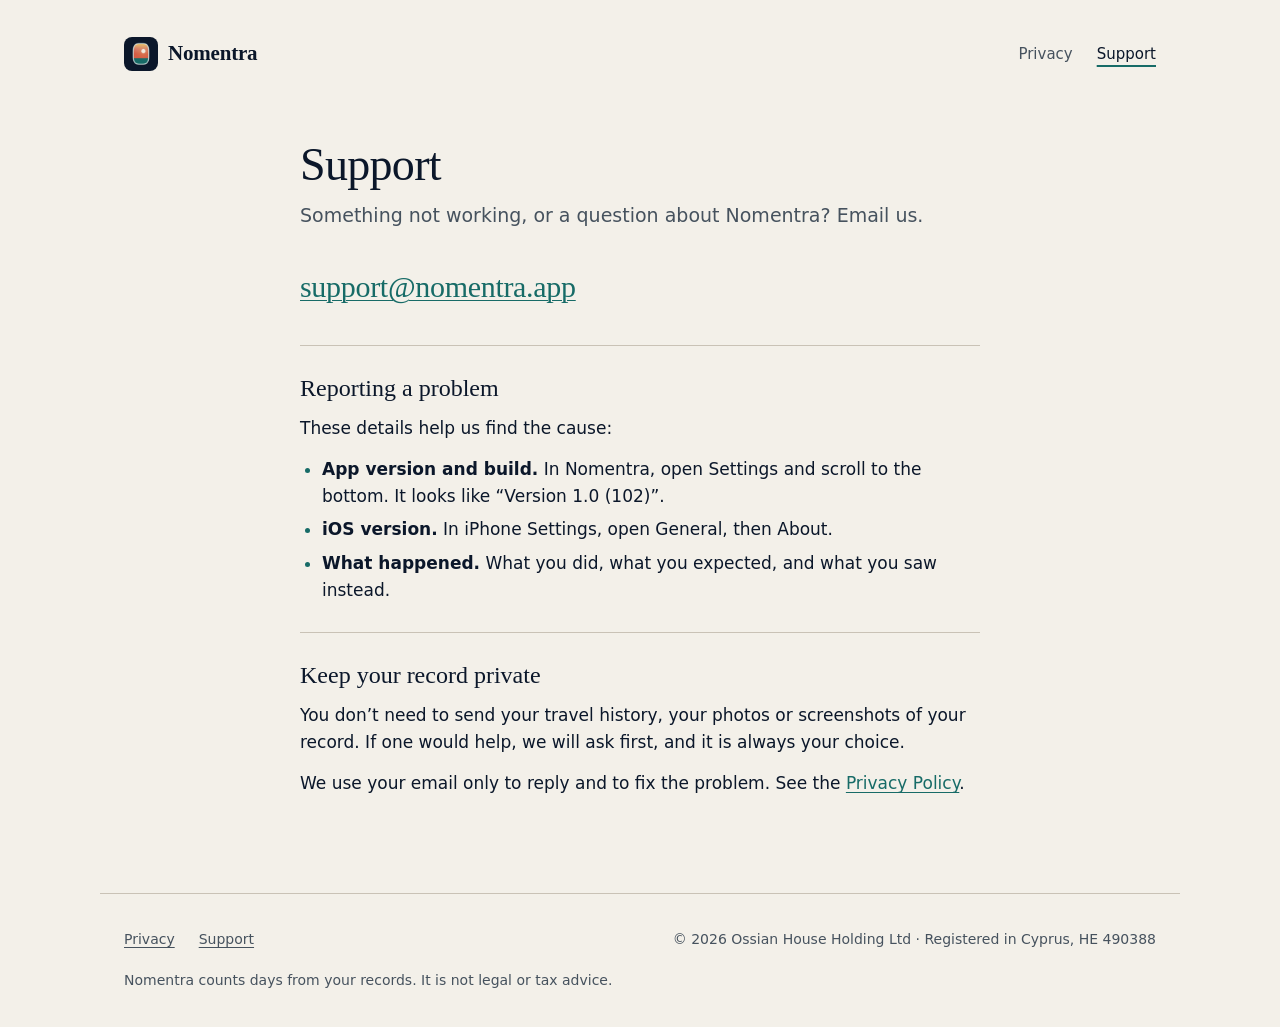
<file: support/index.html>
<!doctype html>
<html lang="en">
<head>
<meta charset="utf-8">
<meta name="viewport" content="width=device-width, initial-scale=1, viewport-fit=cover">
<title>Support — Nomentra</title>
<meta name="description" content="Get help with Nomentra. Email support@nomentra.app and include your app version and build.">
<link rel="canonical" href="https://nomentra.app/support/">
<meta name="theme-color" content="#F3F0E9" media="(prefers-color-scheme: light)">
<meta name="theme-color" content="#0E1521" media="(prefers-color-scheme: dark)">
<link rel="icon" href="/favicon.ico" sizes="48x48">
<link rel="icon" type="image/png" sizes="32x32" href="/favicon-32.png">
<link rel="apple-touch-icon" href="/apple-touch-icon.png">
<meta property="og:type" content="website">
<meta property="og:site_name" content="Nomentra">
<meta property="og:title" content="Support — Nomentra">
<meta property="og:description" content="Get help with Nomentra by email.">
<meta property="og:url" content="https://nomentra.app/support/">
<meta property="og:image" content="https://nomentra.app/assets/og.png">
<meta property="og:image:width" content="1200">
<meta property="og:image:height" content="630">
<meta property="og:image:alt" content="Nomentra. Your travel history, built from your photo locations.">
<meta name="twitter:card" content="summary_large_image">
<link rel="stylesheet" href="../style.css">
</head>
<body>
<a class="skip" href="#main">Skip to content</a>

<header class="wrap site-head">
  <a class="brand" href="../"><img src="../assets/icon-96.png" width="34" height="34" alt="">Nomentra</a>
  <nav class="site-nav" aria-label="Site">
    <a href="../privacy/">Privacy</a>
    <a href="./" aria-current="page">Support</a>
  </nav>
</header>

<main id="main" class="wrap narrow doc">
  <h1>Support</h1>
  <p class="intro">Something not working, or a question about Nomentra? Email us.</p>
  <p><a class="mail" href="mailto:support@nomentra.app?subject=Nomentra%20support">support@nomentra.app</a></p>

  <section aria-labelledby="report">
    <h2 id="report">Reporting a problem</h2>
    <p>These details help us find the cause:</p>
    <ul>
      <li><strong>App version and build.</strong> In Nomentra, open Settings and scroll to the bottom. It looks like “Version 1.0 (102)”.</li>
      <li><strong>iOS version.</strong> In iPhone Settings, open General, then About.</li>
      <li><strong>What happened.</strong> What you did, what you expected, and what you saw instead.</li>
    </ul>
  </section>

  <section aria-labelledby="private">
    <h2 id="private">Keep your record private</h2>
    <p>You don’t need to send your travel history, your photos or screenshots of your record. If one would help, we will ask first, and it is always your choice.</p>
    <p>We use your email only to reply and to fix the problem. See the <a href="../privacy/">Privacy Policy</a>.</p>
  </section>
</main>

<footer class="wrap site-foot">
  <nav aria-label="Footer">
    <a href="../privacy/">Privacy</a>
    <a href="./">Support</a>
  </nav>
  <span>© 2026 Ossian House Holding Ltd · Registered in Cyprus, HE 490388</span>
  <p class="not-advice">Nomentra counts days from your records. It is not legal or tax advice.</p>
</footer>
<!-- Cloudflare Web Analytics --><script type='module' src='https://static.cloudflareinsights.com/beacon.min.js' data-cf-beacon='{"token": "aa8c3af5af454097ade4d5692a07d11d"}'></script><!-- End Cloudflare Web Analytics -->
</body>
</html>
</file>
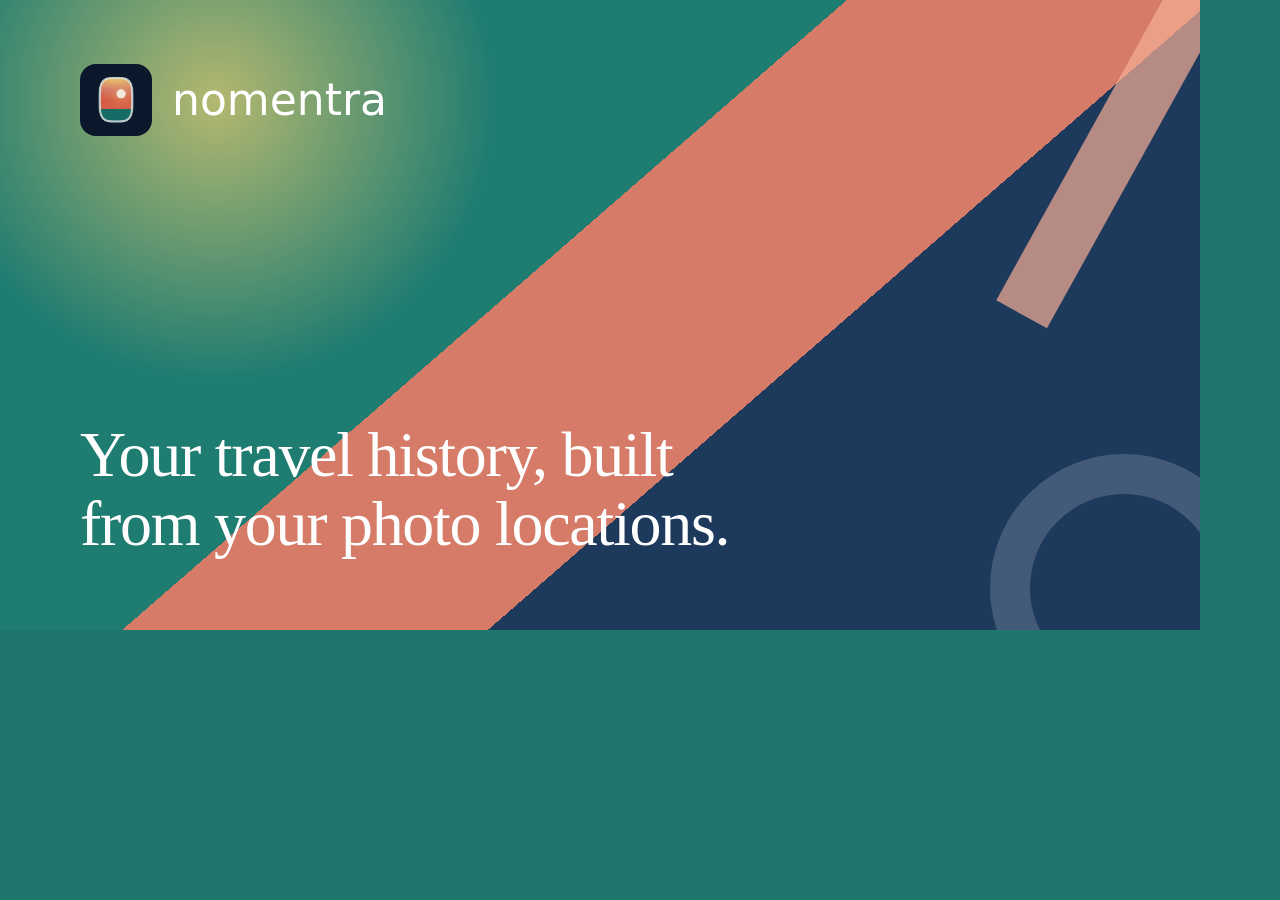
<file: tools/og.html>
<!doctype html>
<!-- The sharing image (assets/og.png, 1200 x 630). Drawn by
     python3 tools/update-captures.py --og. Same ribbon, wordmark and headline
     as the homepage band; it shows no app capture, so it never goes stale. -->
<html lang="en">
<head>
<meta charset="utf-8">
<title>Nomentra sharing image</title>
<link rel="stylesheet" href="../style.css">
<style>
html,body{margin:0;width:1200px;height:630px;overflow:hidden}
body{position:relative;background:var(--hero-base)}
.og{position:absolute;inset:0;padding:64px 80px 72px;display:flex;flex-direction:column;justify-content:space-between}
.og-brand{display:flex;align-items:center;gap:20px;font-family:var(--sans);font-size:44px;font-weight:400;color:var(--hero-ink)}
.og-brand img{width:72px;height:72px;border-radius:16px}
.og h1{color:var(--hero-ink);font-size:64px;line-height:1.08;font-weight:500;letter-spacing:-.02em;max-width:13.5em}
</style>
</head>
<body>
<div class="og ribbon">
  <div class="ribbon-art" aria-hidden="true"><span class="ribbon-ring"></span><span class="ribbon-strip"></span></div>
  <div class="og-brand"><img src="../assets/icon-512.png" alt="">nomentra</div>
  <h1>Your travel history, built from your photo locations.</h1>
</div>
</body>
</html>
</file>
<file: style.css>
/* Nomentra web — shared style.
   Palette: the app's approved Phase B roles, values as in
   Nomentra/DesignSystem/DesignSystemColorTokens.swift (light and dark).
   The homepage band is the app's brand ribbon (homeHero roles, the same in
   light and dark, so they have no dark override).
   Type: two families, as in the app — New York (system serif) for titles,
   SF Pro (system sans) for text. No web fonts, scripts or third-party files. */
:root{
  --page:#F3F0E9;      /* phaseBCard — warm cream */
  --band:#E3DFD8;      /* phaseBCanvas — warm stone */
  --ink:#0B172A;       /* phaseBInk */
  --ink-2:#46525E;     /* phaseBSecondaryInk */
  --teal:#176B67;      /* phaseBTeal */
  --teal-soft:#D4E2DC; /* phaseBTealSoft */
  --line:#C9C2B6;      /* phaseBLine */
  --bezel:#0B172A;
  --shadow:0 24px 48px -24px rgba(11,23,42,.35);
  --hero-base:#1F766D;     /* homeHeroBase */
  --hero-teal:#1F7C71;     /* homeHeroTeal */
  --hero-coral:#D57B68;    /* homeHeroCoral */
  --hero-navy:#1D395C;     /* homeHeroNavy */
  --hero-glow:237,207,111; /* homeHeroGlow #EDCF6F */
  --hero-ribbon:245,174,149; /* homeHeroRibbon #F5AE95 */
  --hero-ink:#FFFFFF;      /* homeHeroWhite: the Home hero's text and ring */
  --hero-cream:#FFFDF8;    /* homeHeroCream: the hero tag's text */
  --hero-tag:20,38,51;     /* homeHeroTag #142633: the hero tag's fill */
  --serif:ui-serif,"New York","Iowan Old Style",Palatino,Georgia,serif;
  --sans:-apple-system,BlinkMacSystemFont,"SF Pro Text",system-ui,"Segoe UI",Roboto,sans-serif;
  color-scheme:light dark;
}
@media (prefers-color-scheme: dark){
  :root{
    --page:#0E1521; --band:#151E2C; --ink:#F1EEE6; --ink-2:#9BA3B0;
    --teal:#63B5AD; --teal-soft:#15302D; --line:#25314A;
    --bezel:#2B3852; --shadow:0 24px 48px -24px rgba(0,0,0,.7);
  }
}

*,*::before,*::after{box-sizing:border-box}
html{-webkit-text-size-adjust:100%;text-size-adjust:100%}
body{
  margin:0; background:var(--page); color:var(--ink);
  font-family:var(--sans); font-size:17px; line-height:1.6;
  -webkit-font-smoothing:antialiased;
}
img{max-width:100%;height:auto;display:block}
a{color:var(--teal);text-decoration:underline;text-decoration-thickness:1px;text-underline-offset:3px}
a:hover{text-decoration-thickness:2px}
:focus-visible{outline:2px solid var(--teal);outline-offset:3px;border-radius:4px}
h1,h2,h3{font-family:var(--serif);color:var(--ink);margin:0;text-wrap:balance}
p{margin:0 0 14px}
p:last-child{margin-bottom:0}

.skip{position:absolute;left:-9999px;top:0;background:var(--ink);color:var(--page);padding:10px 14px;border-radius:0 0 10px 0;z-index:10}
.skip:focus{left:0}

.wrap{
  max-width:1080px;margin:0 auto;
  padding-left:max(24px,env(safe-area-inset-left));
  padding-right:max(24px,env(safe-area-inset-right));
}
.narrow{max-width:728px}

/* Header */
.site-head{display:flex;align-items:center;justify-content:space-between;gap:16px;padding-top:24px;padding-bottom:24px}
.brand{display:inline-flex;align-items:center;gap:10px;min-height:44px;color:var(--ink);text-decoration:none;font-family:var(--serif);font-size:21px;font-weight:600;letter-spacing:-.2px}
.brand img{width:34px;height:34px;border-radius:8px}
.site-nav{display:flex;gap:4px;margin-right:-10px}
.site-nav a{color:var(--ink-2);text-decoration:none;font-size:15px;padding:10px 10px;border-radius:8px}
.site-nav a:hover,.site-nav a[aria-current="page"]{color:var(--ink)}
.site-nav a[aria-current="page"]{text-decoration:underline;text-underline-offset:6px;text-decoration-color:var(--teal);text-decoration-thickness:2px}

/* Home — hero */
.hero{display:grid;gap:44px;padding-top:28px;padding-bottom:64px}
.status{display:inline-flex;align-items:center;gap:8px;margin:0 0 20px;padding:6px 12px 6px 10px;border:1px solid var(--line);border-radius:999px;font-size:14px;font-weight:600;color:var(--ink)}
.status::before{content:"";width:8px;height:8px;border-radius:50%;background:var(--teal)}
.hero h1,.band h1{font-size:clamp(42px,9.5vw,72px);line-height:1.04;font-weight:500;letter-spacing:-.02em;margin-bottom:20px}
.hero-sub{font-family:var(--sans);font-size:clamp(19px,2.4vw,24px);line-height:1.35;font-weight:500;color:var(--hero-ink);margin:0;max-width:26em}
.lede{font-size:clamp(19px,2.4vw,22px);line-height:1.45;color:var(--ink-2);max-width:31em;margin:0}

.phones{margin:0;display:flex;flex-direction:column;align-items:center}
.phones-row{display:flex;justify-content:center;align-items:flex-start;gap:14px;width:100%}
.phone{flex:0 1 272px;min-width:0;border:7px solid var(--bezel);border-radius:34px;overflow:hidden;background:var(--bezel);box-shadow:var(--shadow)}
.phone img{width:100%;aspect-ratio:786/1704;border-radius:27px}
.phone:nth-child(2){margin-top:36px}
.film-phone{position:relative}
.film-phone video{display:block;width:100%;height:auto;aspect-ratio:786/1704;object-fit:contain;background:#0B172A;border-radius:27px}
.film-sound{position:absolute;right:10px;bottom:10px;width:40px;height:40px;padding:0;border:0;border-radius:50%;display:grid;place-items:center;background:rgba(243,240,233,.92);color:#0B172A;cursor:pointer;box-shadow:0 2px 10px rgba(0,0,0,.35)}
.film-sound .film-sound-on{display:none}
.film-sound[aria-pressed="true"] .film-sound-on{display:inline}
.film-sound[aria-pressed="true"] .film-sound-off{display:none}
.phone:nth-child(3){display:none}
.phones figcaption{margin-top:18px;font-size:13px;color:var(--ink-2);text-align:center}
.phones.more{margin:0 auto;padding-top:56px}
.seeit h2{font-size:clamp(28px,4.6vw,38px);line-height:1.15;font-weight:500;letter-spacing:-.01em;margin:0 0 28px;text-align:center}
.seeit .film-phone video{cursor:pointer}
.phones.more.seeit .phone,.phones.more.seeit .phone:nth-child(2){margin-top:0}
.phones.more .phones-row{flex-wrap:wrap;row-gap:20px}
.phones.more .phone{flex:0 1 calc(50% - 7px);max-width:272px}
.phones.more .phone:nth-child(2){margin-top:0}
.phones.more .phone:nth-child(3){display:block}

/* Home — ribbon band. RibbonArtwork.swift at rest, single style: a 139deg
   gradient with hard stops (teal 0-44 %, coral 44-63 %, navy 63-100 %), the
   glow at 18 % 16 % fading by 25 % of the farthest-corner radius, a 268 px
   ring (40 px border at 0.17) centred 76 px from the right and 42 px from the
   bottom, and a 58 x 410 px ribbon at 0.70 centred 79 px from the right and
   135 px from the top, turned 29deg. Sizes are points in the app and CSS
   pixels here. As on Home, the wordmark sits top left over the glow and the
   words sit low, clear of the glow and the ribbon. Small text on the ribbon
   sits on the hero country tag's fill (homeHeroTag at 0.44); the links add
   the period menu's white 0.4 edge. That keeps it at 4.5:1 or more over
   every part of the artwork; the words in the band are large text (3:1). */
.ribbon{position:relative;overflow:hidden;isolation:isolate;background:var(--hero-base);color:var(--hero-ink)}
.ribbon-art{position:absolute;inset:0;z-index:-1;overflow:hidden;pointer-events:none}
.ribbon-art::before{content:"";position:absolute;inset:0;background:
  radial-gradient(circle farthest-corner at 18% 16%,rgba(var(--hero-glow),.72) 0%,rgba(var(--hero-glow),0) 25%),
  linear-gradient(139deg,var(--hero-teal) 0 44%,var(--hero-coral) 44% 63%,var(--hero-navy) 63% 100%)}
.ribbon-ring{position:absolute;width:268px;height:268px;right:-58px;bottom:-92px;border:40px solid rgba(255,255,255,.17);border-radius:50%}
.ribbon-strip{position:absolute;width:58px;height:410px;right:50px;top:-70px;transform:rotate(29deg);background:rgba(var(--hero-ribbon),.70)}
.home .site-head{position:absolute;top:0;left:0;right:0;z-index:1}
.home .site-head .brand{color:var(--hero-ink);font-family:var(--sans);font-weight:400;letter-spacing:0;text-transform:lowercase}
.home .site-head .site-nav{gap:8px;margin-right:0}
.home .site-head .site-nav a{display:inline-flex;align-items:center;min-height:44px;padding:0 16px;border-radius:999px;color:var(--hero-ink);background:rgba(var(--hero-tag),.44);box-shadow:inset 0 0 0 1px rgba(255,255,255,.4)}
.home .site-head .site-nav a:hover{text-decoration:underline;text-underline-offset:4px}
.home .site-head :focus-visible,.band :focus-visible{outline-color:var(--hero-ink)}
.band{padding-top:92px}
.band-hero{padding-top:188px;padding-bottom:44px}
.band .status{border:0;background:rgba(var(--hero-tag),.44);color:var(--hero-cream)}
.band .status::before{background:var(--hero-cream)}
.band h1{color:var(--hero-ink);font-size:clamp(36px,7.5vw,60px);line-height:1.08;max-width:18em}
.hero-get{display:flex;flex-wrap:wrap;align-items:center;gap:14px 20px;margin:28px 0 0}
.hero-get .store-badge{display:inline-flex}
.hero-get p{margin:0;max-width:24em;font-size:17px;font-weight:600;line-height:1.35;color:var(--hero-ink)}
.feature-row{list-style:none;margin:36px 0 0;padding:0;display:grid;grid-template-columns:repeat(2,minmax(0,1fr));gap:18px 20px}
.feature-row li{border-top:2px solid rgba(255,255,255,.6);padding-top:10px;font-size:19px;font-weight:700;line-height:1.3}
.band + .hero{padding-top:40px}

/* Home — benefits */
.benefits{background:var(--band);padding-top:56px;padding-bottom:56px}
.benefit-grid{display:grid;gap:32px;list-style:none;margin:0;padding:0}
.benefit-grid li{border-top:2px solid var(--teal);padding-top:16px}
.benefit-grid h2{font-size:23px;line-height:1.2;font-weight:500;margin-bottom:8px}
.benefit-grid p{color:var(--ink-2);max-width:34em}

/* Home — closing */
.closing{display:grid;gap:36px;padding-top:56px;padding-bottom:64px}
.closing h2{font-size:28px;line-height:1.15;font-weight:500;margin-bottom:10px}
.closing p{color:var(--ink-2);max-width:32em}
.closing .note{font-size:15px;max-width:none}

/* Document pages */
.doc{padding-top:20px;padding-bottom:72px}
.doc h1{font-size:clamp(34px,6.5vw,46px);line-height:1.1;font-weight:500;letter-spacing:-.015em;margin-bottom:10px}
.doc .updated{font-size:14px;color:var(--ink-2);margin:0 0 28px}
.doc .intro{font-size:19px;line-height:1.5;color:var(--ink-2);margin-bottom:28px}
.doc section{padding-top:28px;margin-top:28px;border-top:1px solid var(--line)}
.doc h2{font-size:24px;line-height:1.2;font-weight:500;margin-bottom:12px;scroll-margin-top:16px}
.doc h3{font-family:var(--sans);font-size:17px;font-weight:600;margin:20px 0 6px}
.doc ul{margin:0 0 14px;padding-left:22px}
.doc li{margin-bottom:6px}
.doc li::marker{color:var(--teal)}
.doc section.panel{background:var(--band);border:0;border-radius:20px;padding:20px 22px;margin-top:0}
.panel h2{font-size:21px}
.panel ul{margin-bottom:0}
.toc{columns:2;column-gap:28px;font-size:15px;list-style:none;padding:0;margin:0}
.doc .toc{padding-left:0}
.toc li{margin-bottom:8px;break-inside:avoid}
.mail{display:inline-block;font-family:var(--serif);font-size:clamp(22px,5.6vw,30px);font-weight:500;letter-spacing:-.01em;overflow-wrap:anywhere;padding:6px 0}

/* Footer */
.site-foot .not-advice{flex-basis:100%;margin:0;font-size:14px;color:var(--ink-2)}
.site-foot{border-top:1px solid var(--line);padding-top:24px;padding-bottom:max(36px,env(safe-area-inset-bottom));color:var(--ink-2);font-size:14px;display:flex;flex-wrap:wrap;gap:8px 20px;justify-content:space-between;align-items:center}
.site-foot nav{display:flex;gap:4px;margin-left:-10px}
.site-foot a{color:var(--ink-2);padding:10px;border-radius:8px}
.site-foot a:hover{color:var(--ink)}
.site-foot span a{display:inline-block;padding:12px 0}

@media (max-width:639px){
  .hero .phones-row{flex-wrap:wrap;row-gap:20px}
  .hero .phone{flex-basis:calc(50% - 7px);max-width:272px}
  .hero .phone:nth-child(3){display:block}
}
@media (min-width:640px){
  .phone:nth-child(3){display:block}
  .phones-row{gap:20px}
  .phones.more .phones-row{flex-wrap:nowrap}
  .phones.more .phone{flex:0 1 272px}
  .phones.more .phone:nth-child(2){margin-top:36px}
  .benefit-grid{grid-template-columns:repeat(2,minmax(0,1fr));gap:36px 32px}
}
@media (min-width:860px){
  .site-head{padding-top:32px;padding-bottom:32px}
  .band{padding-top:108px}
  .band-hero{padding-top:72px;padding-bottom:64px}
  .feature-row{grid-template-columns:repeat(6,minmax(0,1fr));margin-top:48px}
  .band + .hero{padding-top:72px}
  .hero{gap:64px;padding-top:48px;padding-bottom:96px}
  .phones-row{gap:36px}
  .phone{border-width:8px;border-radius:40px}
  .phone img,.film-phone video{border-radius:32px}
  .benefits{padding-top:72px;padding-bottom:72px}
  .benefit-grid{gap:48px 56px}
  .phones.more{padding-top:80px}
  .closing{grid-template-columns:repeat(2,minmax(0,1fr));gap:40px 56px;padding-top:72px;padding-bottom:88px}
  .closing .note{grid-column:1 / -1}
  .doc{padding-top:32px;padding-bottom:96px}
}
@media (max-width:359px){
  .site-head{gap:8px}
  .brand{font-size:19px;gap:8px}
  .brand img{width:30px;height:30px;border-radius:7px}
  .site-nav{gap:0}
  .site-nav a{padding:10px 7px}
  .home .site-head .site-nav{gap:4px}
  .home .site-head .site-nav a{padding:0 10px}
}
@media (max-width:420px){
  .toc{columns:1}
  .phone{border-width:5px;border-radius:26px}
  .phone img,.film-phone video{border-radius:21px}
  .phones-row{gap:10px}
  .phone:nth-child(2){margin-top:24px}
}
@media print{
  .site-nav,.skip{display:none}
  body{background:#fff;color:#000}
}
</file>
